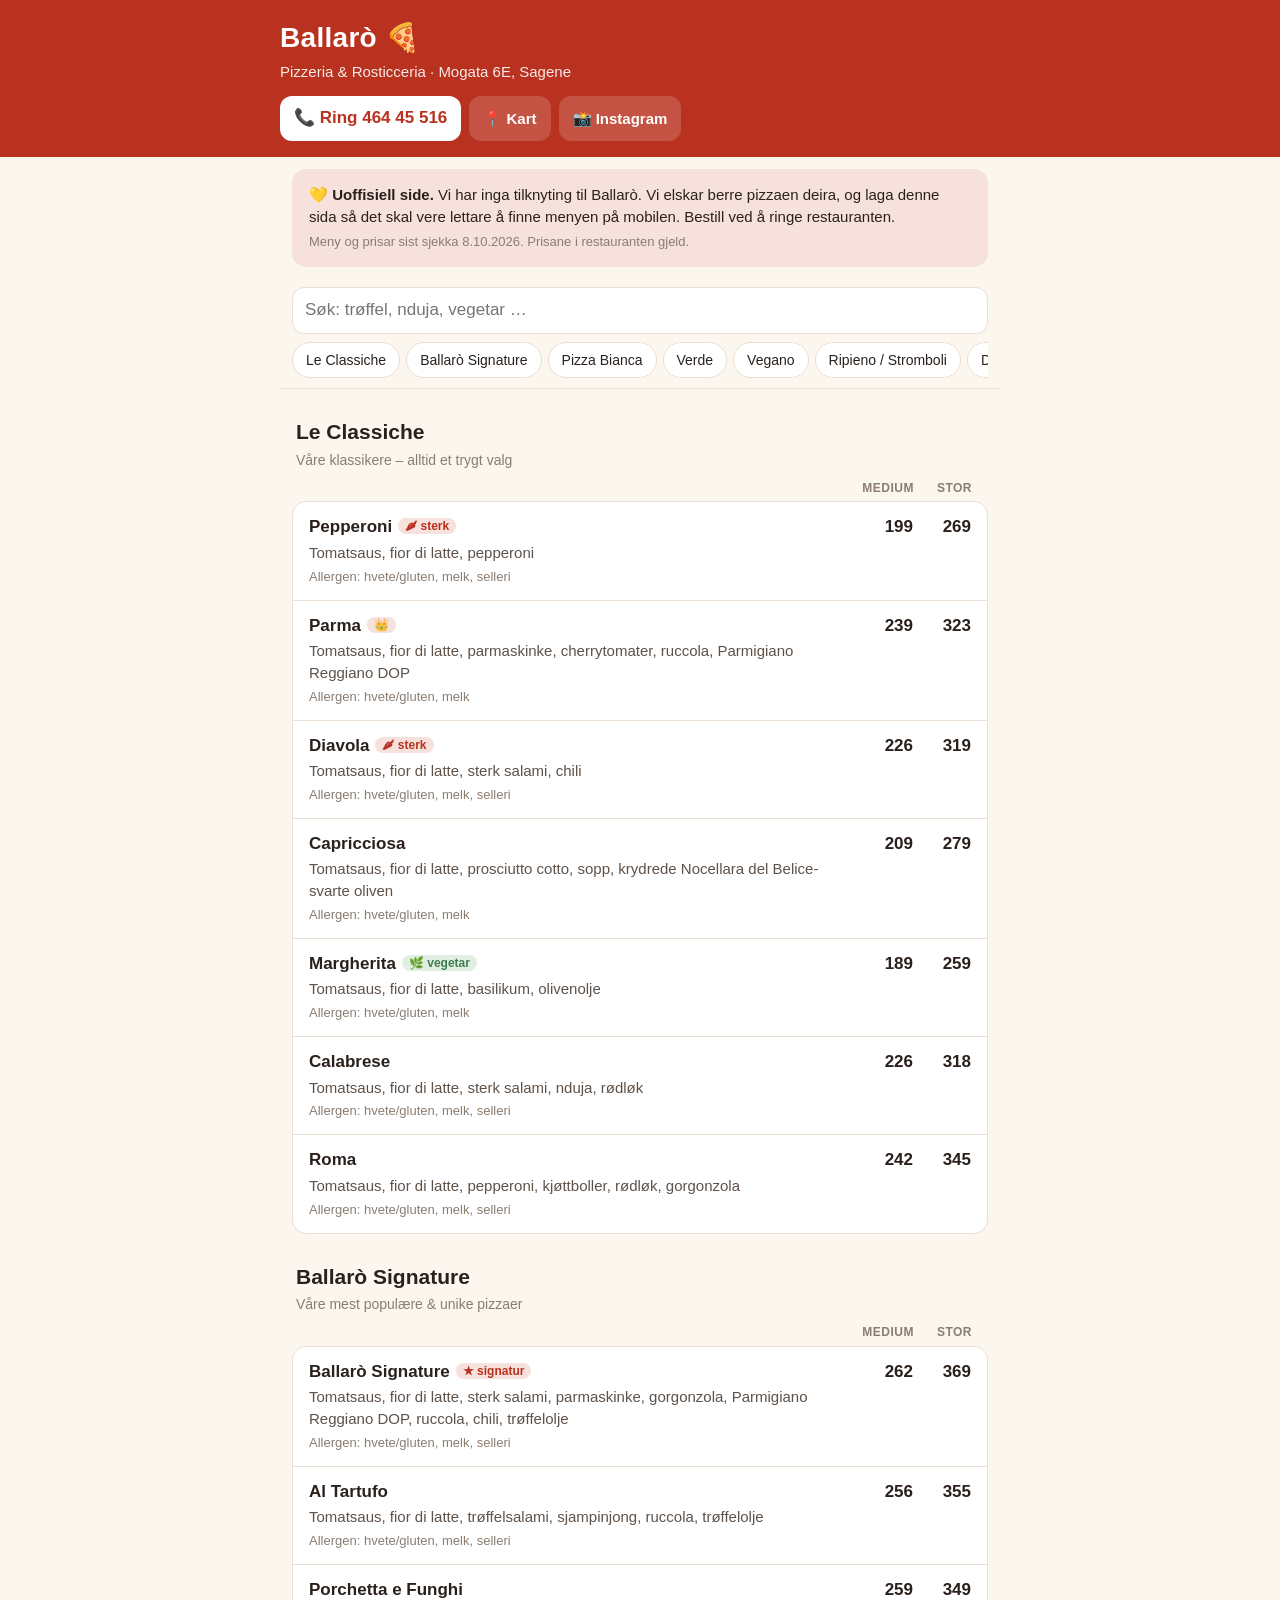
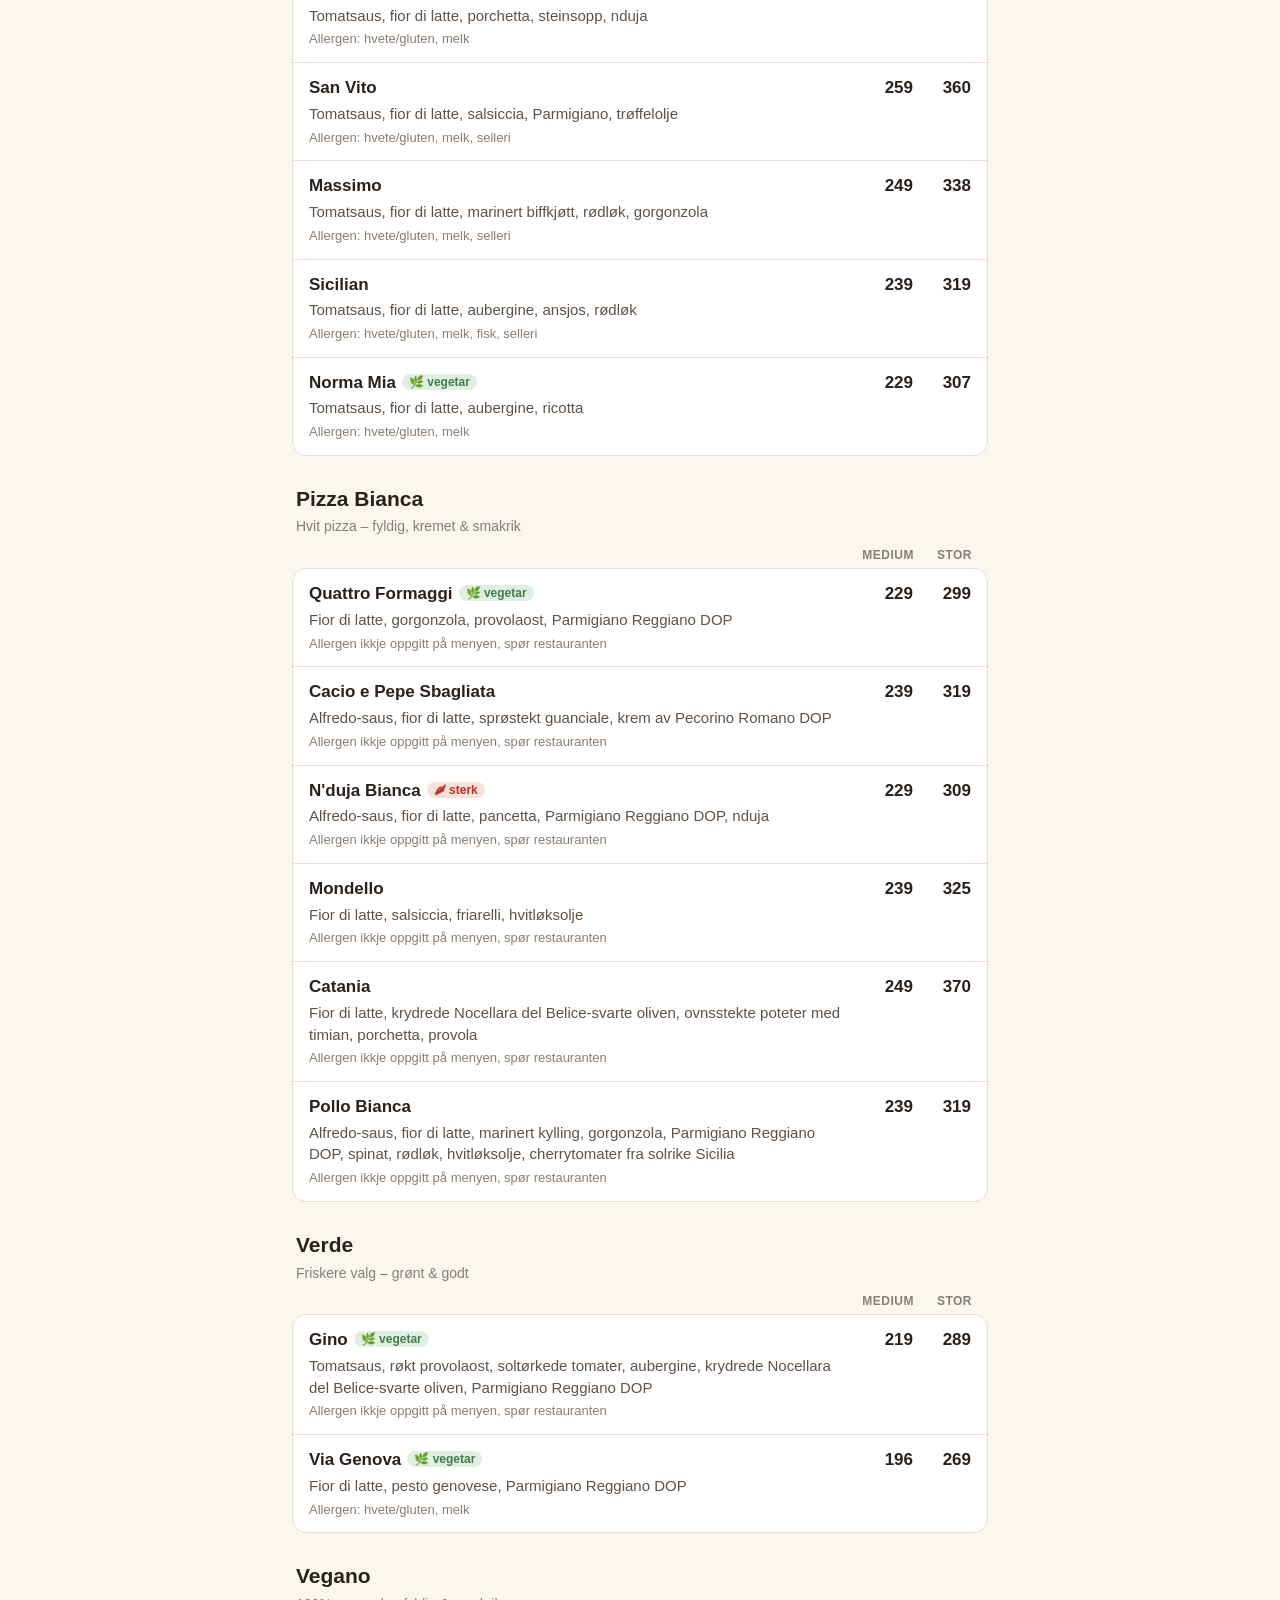
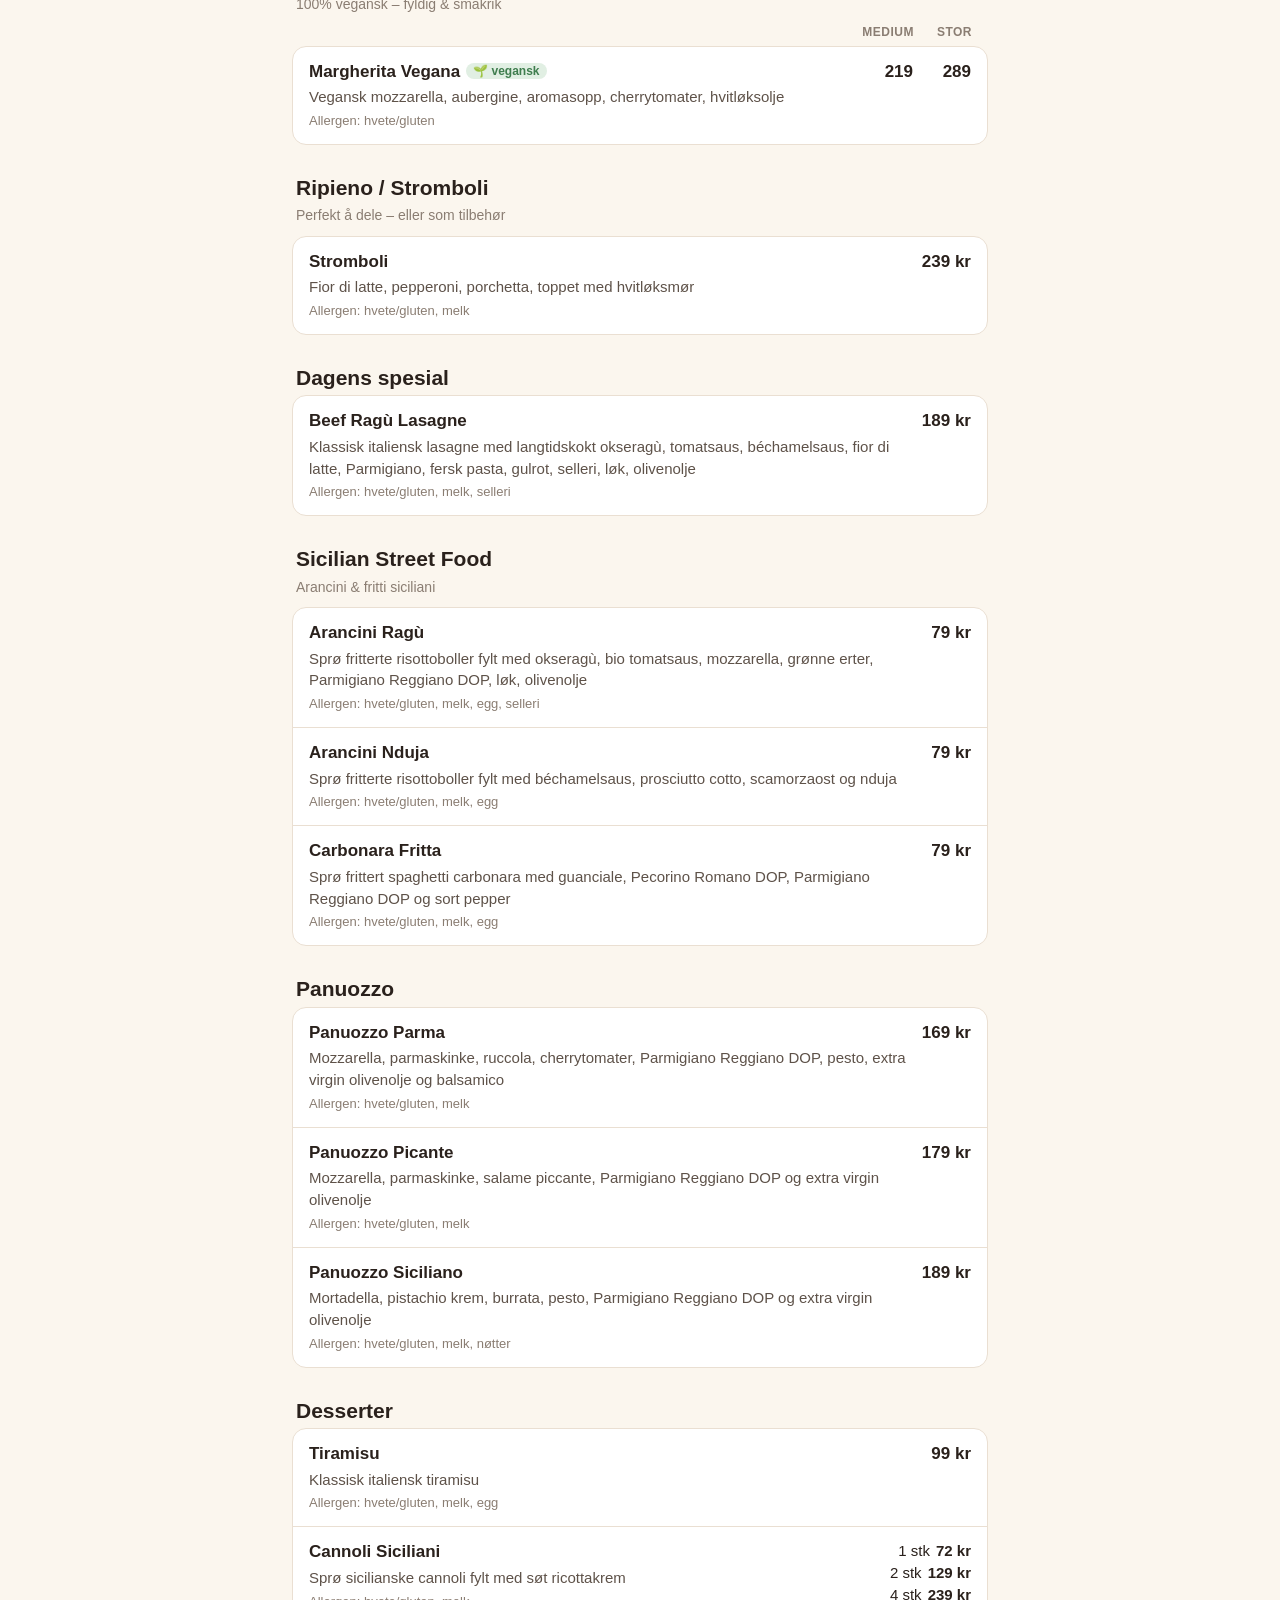
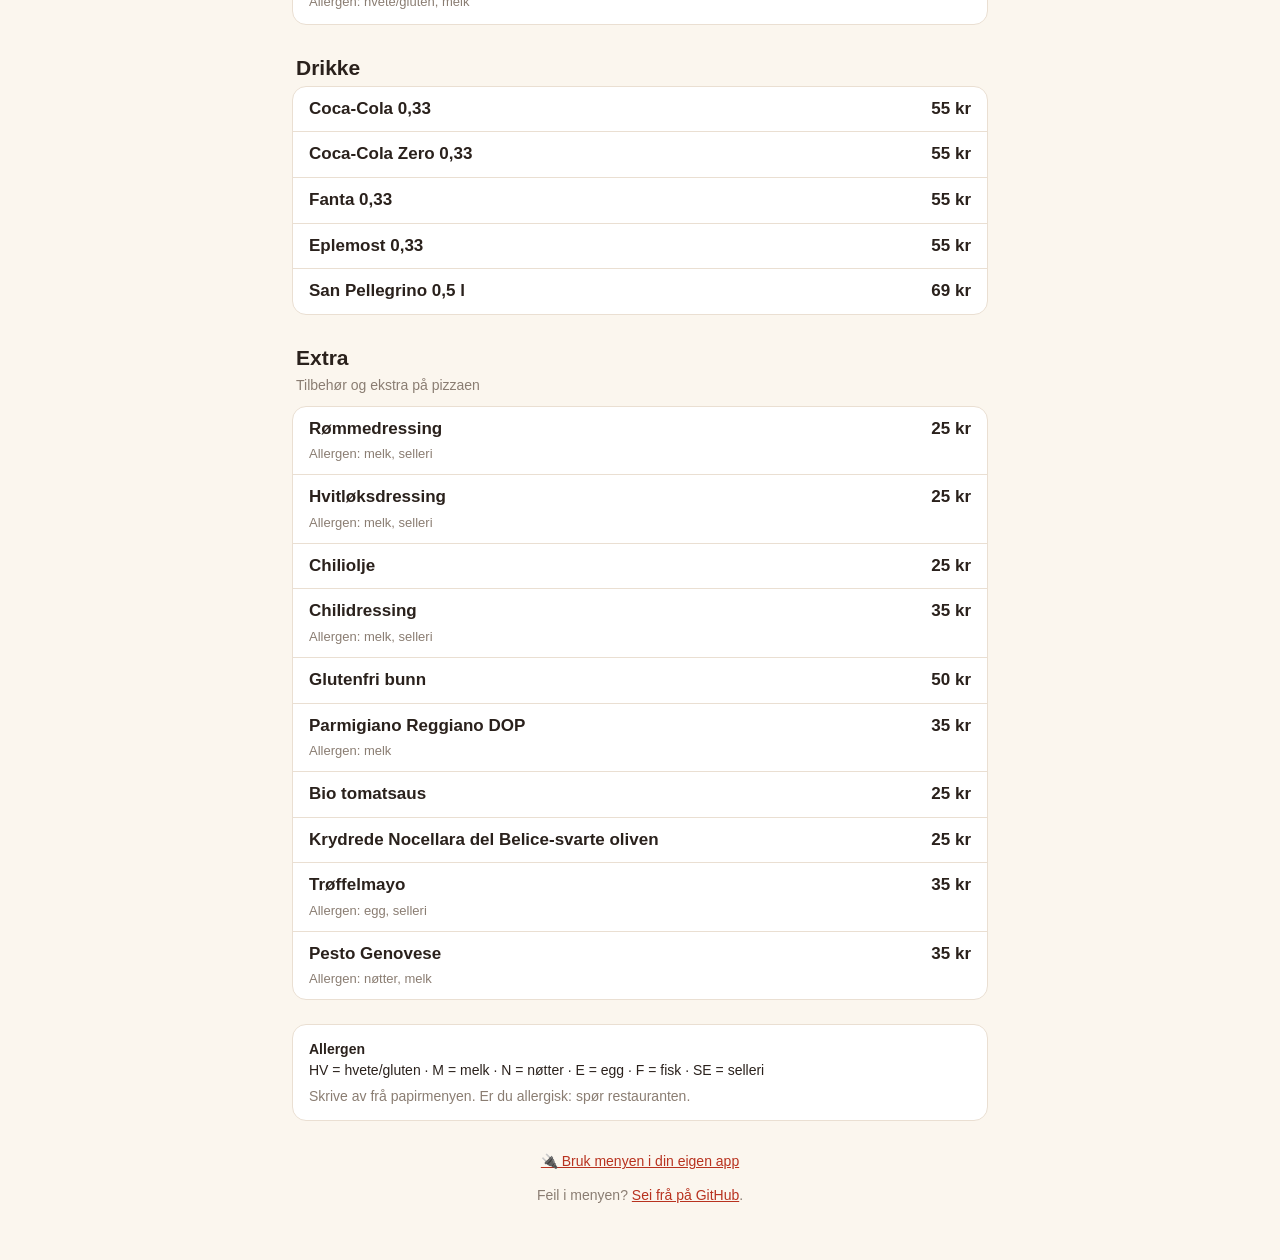
<file: index.html>
<!doctype html>
<html lang="nn">
<head>
<meta charset="utf-8">
<meta name="viewport" content="width=device-width, initial-scale=1, viewport-fit=cover">
<meta name="theme-color" content="#b8321f">
<title>Ballarò meny – pizza på Sagene (uoffisiell)</title>
<meta name="description" content="Uoffisiell, mobilvenleg meny for Ballarò Pizzeria & Rosticceria i Mogata 6E på Sagene, Oslo. Prisar, allergen og telefonnummer for bestilling.">
<link rel="icon" href="data:image/svg+xml,<svg xmlns='http://www.w3.org/2000/svg' viewBox='0 0 100 100'><text y='.9em' font-size='90'>🍕</text></svg>">
<link rel="stylesheet" href="style.css">
</head>
<body>
<header><div class="wrap">
  <h1>Ballarò 🍕</h1>
  <p>Pizzeria &amp; Rosticceria · Mogata 6E, Sagene</p>
  <div class="actions" id="actions">
    <a class="call" href="tel:+4746445516">📞 Ring 464 45 516</a>
  </div>
</div></header>
<main>
  <div class="card note">
    <b>💛 Uoffisiell side.</b> Vi har inga tilknyting til Ballarò. Vi elskar berre pizzaen deira, og laga denne sida
    så det skal vere lettare å finne menyen på mobilen. Bestill ved å ringe restauranten.
    <div class="muted" id="updated" style="margin-top:6px;font-size:13px"></div>
  </div>
  <div id="catnav">
    <input type="search" id="q" placeholder="Søk: trøffel, nduja, vegetar …" autocomplete="off">
    <div class="chips scroll-x" id="cats" style="margin-top:8px"></div>
  </div>
  <div id="menu"><div class="empty">Lastar meny …</div></div>
  <div class="card" id="legend" style="margin-top:24px;font-size:14px"></div>
  <footer>
    <p><a href="utviklar.html">🔌 Bruk menyen i din eigen app</a></p>
    <p>Feil i menyen? <a href="https://github.com/petrepa/ballaro-meny/issues">Sei frå på GitHub</a>.</p>
  </footer>
</main>
<script>
const $ = s => document.querySelector(s);
const esc = s => String(s ?? "").replace(/[&<>"']/g, c => ({"&":"&amp;","<":"&lt;",">":"&gt;",'"':"&quot;","'":"&#39;"}[c]));
const fmtPhone = p => p.replace(/^\+47/, "").replace(/(\d{3})(\d{2})(\d{3})/, "$1 $2 $3");
let M, filter = "";

function itemHtml(it, cols) {
  const tags = (it.tags || []).map(t => `<span class="tag ${t === "vegetar" || t === "vegansk" ? "veg" : ""}">${
    { sterk: "🌶 sterk", vegetar: "🌿 vegetar", vegansk: "🌱 vegansk", favoritt: "👑", signatur: "★ signatur" }[t] || esc(t)}</span>`).join("");
  let prices;
  if (cols) prices = `<div class="prices">${it.variants.map(v => `<span>${v.price}</span>`).join("")}</div>`;
  else if (it.variants) prices = `<div class="prices multi">${it.variants.map(v => `<div>${esc(v.name)}<b>${v.price} kr</b></div>`).join("")}</div>`;
  else prices = `<div class="prices"><span style="width:auto">${it.price} kr</span></div>`;
  const all = it.allergens === null ? "Allergen ikkje oppgitt på menyen, spør restauranten"
    : it.allergens.length ? "Allergen: " + it.allergens.map(a => (M.allergens[a] || a).toLowerCase()).join(", ") : "";
  return `<div class="item"><div class="main"><div class="name">${esc(it.name)}${tags}</div>
    ${it.description ? `<div class="desc">${esc(it.description)}</div>` : ""}${all ? `<div class="all">${all}</div>` : ""}</div>${prices}</div>`;
}

function matches(it) {
  if (!filter) return true;
  const hay = [it.name, it.description, ...(it.tags || [])].join(" ").toLowerCase();
  return filter.split(/\s+/).every(w => hay.includes(w));
}

function render() {
  let h = "", any = false;
  for (const c of M.categories) {
    const items = c.items.filter(matches);
    if (!items.length) continue;
    any = true;
    // two price columns when every item in the category is M/L sized
    const cols = items.every(i => i.variants?.length === 2 && i.variants[0].id === "M");
    const simple = items.every(i => !i.description);
    h += `<section id="${c.id}"><h2>${esc(c.name)}</h2>${c.tagline ? `<p class="tagline">${esc(c.tagline)}</p>` : ""}
      ${cols ? `<div class="cols"><span>MEDIUM</span><span>STOR</span></div>` : ""}
      <div class="card list ${simple ? "simple" : ""}">${items.map(i => itemHtml(i, cols)).join("")}</div></section>`;
  }
  $("#menu").innerHTML = any ? h : `<div class="empty">Ingen treff på «${esc(filter)}»</div>`;
}

fetch("menu.json").then(r => r.json()).then(m => {
  M = m;
  const r = m.restaurant;
  $("#actions").innerHTML = `<a class="call" href="tel:${esc(r.phone)}">📞 Ring ${fmtPhone(r.phone)}</a>
    <a href="${esc(r.maps)}">📍 Kart</a><a href="${esc(r.instagram)}">📸 Instagram</a>`;
  const d = new Date(m.updated);
  $("#updated").textContent = `Meny og prisar sist sjekka ${d.getDate()}.${d.getMonth() + 1}.${d.getFullYear()}. Prisane i restauranten gjeld.`;
  $("#cats").innerHTML = m.categories.map(c => `<a class="chip" href="#${c.id}">${esc(c.name)}</a>`).join("");
  $("#legend").innerHTML = `<b>Allergen</b><br>${Object.entries(m.allergens).map(([k, v]) => `${k} = ${v.toLowerCase()}`).join(" · ")}
    <div class="muted" style="margin-top:6px">Skrive av frå papirmenyen. Er du allergisk: spør restauranten.</div>`;
  render();
}).catch(() => { $("#menu").innerHTML = `<div class="empty">Klarte ikkje laste menyen.</div>`; });

$("#q").addEventListener("input", e => { filter = e.target.value.trim().toLowerCase(); render(); });
</script>
</body>
</html>
</file>
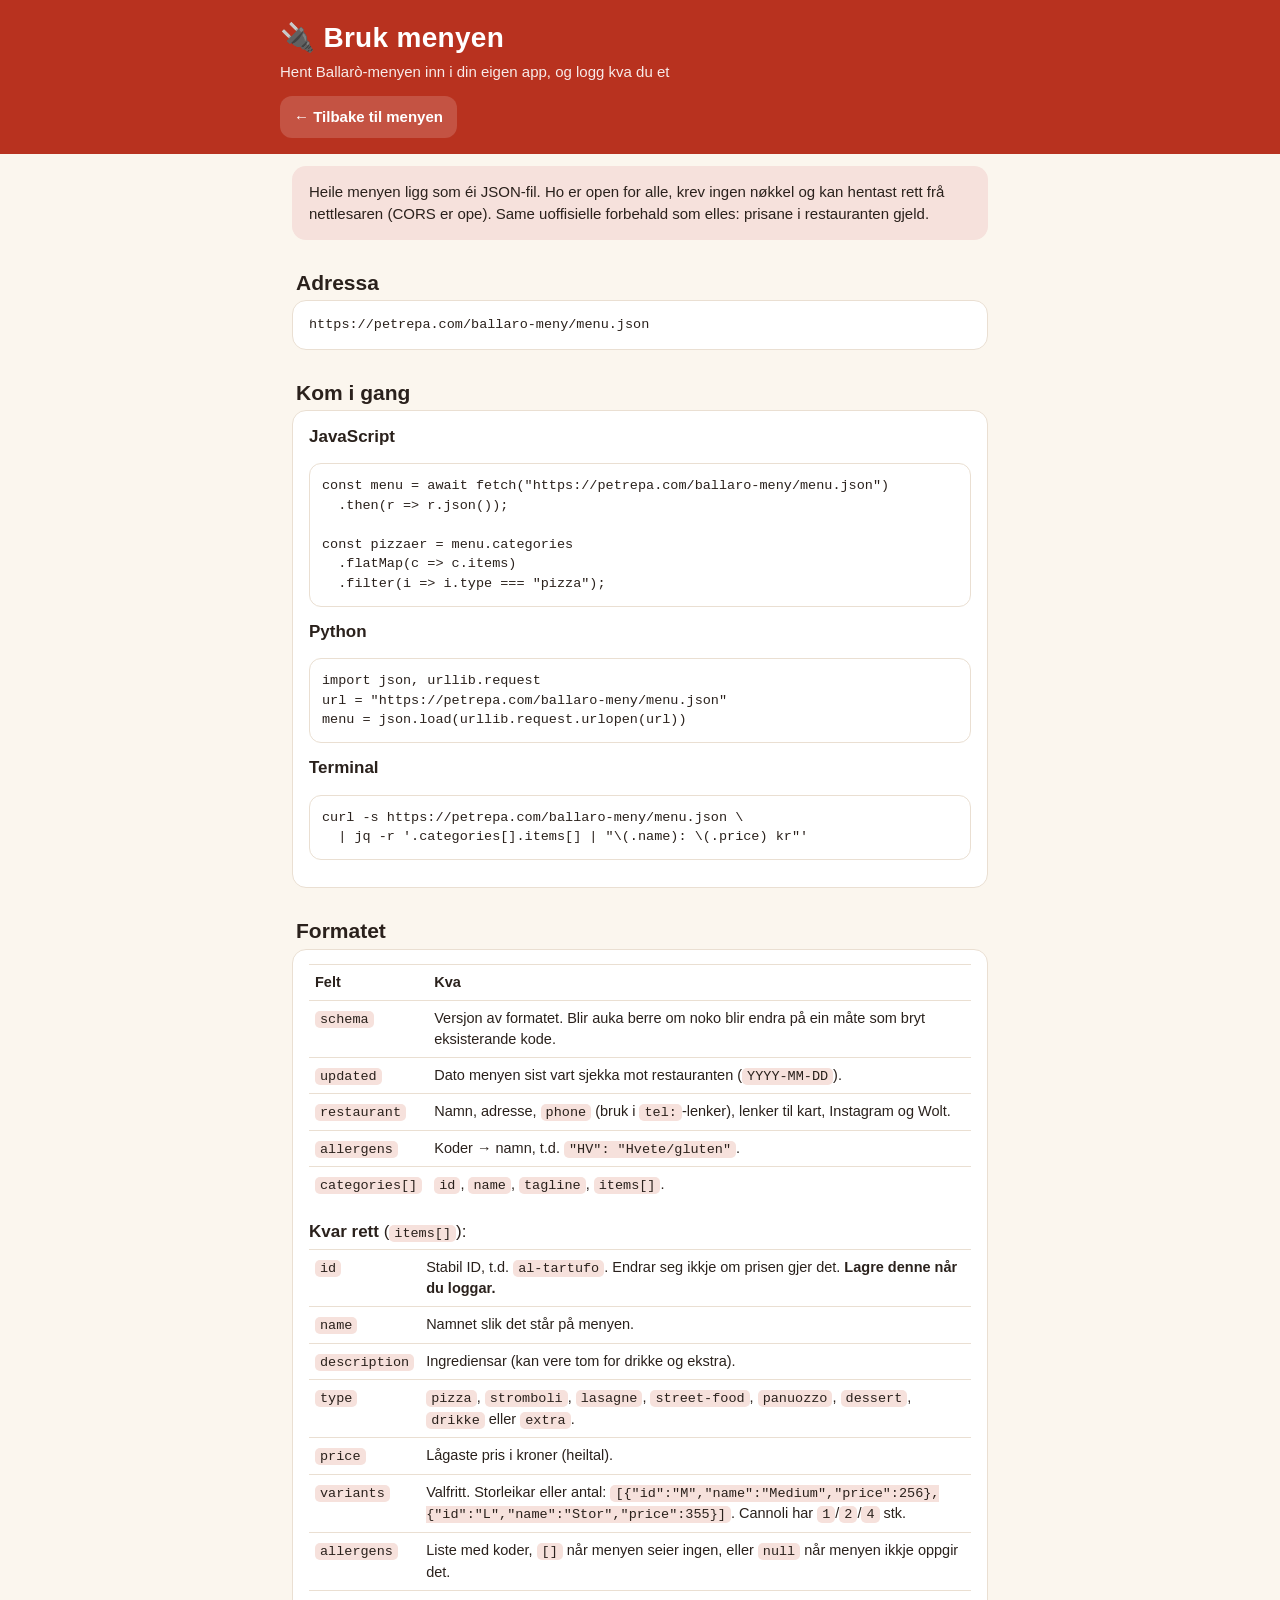
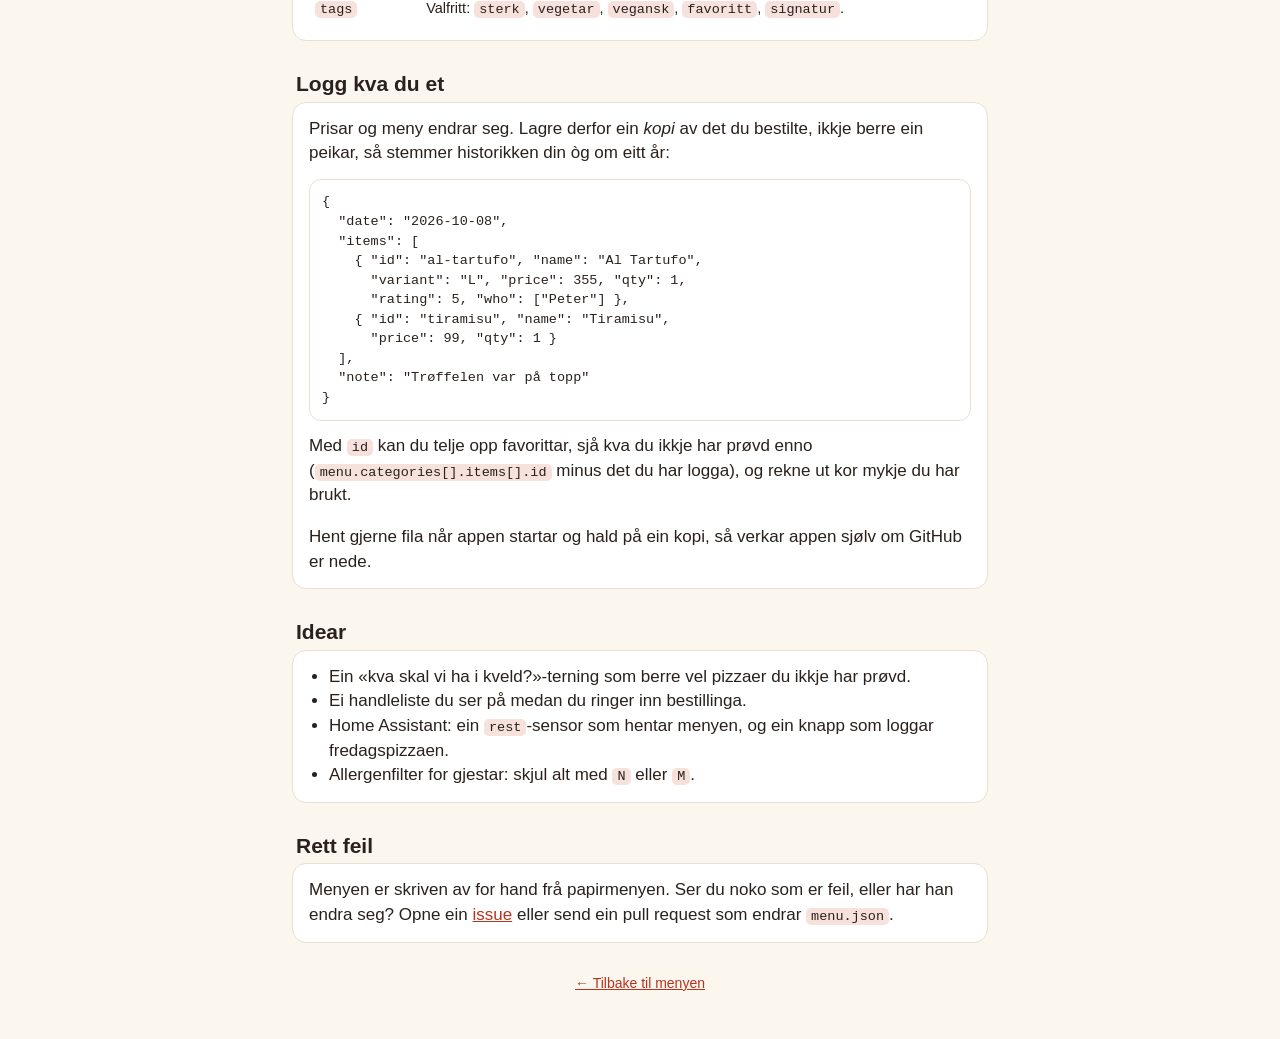
<file: utviklar.html>
<!doctype html>
<html lang="nn">
<head>
<meta charset="utf-8">
<meta name="viewport" content="width=device-width, initial-scale=1, viewport-fit=cover">
<meta name="theme-color" content="#b8321f">
<title>Ballarò-menyen i din eigen app</title>
<link rel="icon" href="data:image/svg+xml,<svg xmlns='http://www.w3.org/2000/svg' viewBox='0 0 100 100'><text y='.9em' font-size='90'>🔌</text></svg>">
<link rel="stylesheet" href="style.css">
</head>
<body>
<header><div class="wrap">
  <h1>🔌 Bruk menyen</h1>
  <p>Hent Ballarò-menyen inn i din eigen app, og logg kva du et</p>
  <div class="actions"><a href="./">← Tilbake til menyen</a></div>
</div></header>
<main>
  <div class="card note">
    Heile menyen ligg som éi JSON-fil. Ho er open for alle, krev ingen nøkkel og kan hentast rett frå
    nettlesaren (CORS er ope). Same uoffisielle forbehald som elles: prisane i restauranten gjeld.
  </div>

  <h2>Adressa</h2>
  <div class="card"><pre style="margin:0;border:0;padding:0">https://petrepa.com/ballaro-meny/menu.json</pre></div>

  <h2>Kom i gang</h2>
  <div class="card">
    <b>JavaScript</b>
<pre>const menu = await fetch("https://petrepa.com/ballaro-meny/menu.json")
  .then(r => r.json());

const pizzaer = menu.categories
  .flatMap(c => c.items)
  .filter(i => i.type === "pizza");</pre>
    <b>Python</b>
<pre>import json, urllib.request
url = "https://petrepa.com/ballaro-meny/menu.json"
menu = json.load(urllib.request.urlopen(url))</pre>
    <b>Terminal</b>
<pre>curl -s https://petrepa.com/ballaro-meny/menu.json \
  | jq -r '.categories[].items[] | "\(.name): \(.price) kr"'</pre>
  </div>

  <h2>Formatet</h2>
  <div class="card">
    <table>
      <tr><th>Felt</th><th>Kva</th></tr>
      <tr><td><code>schema</code></td><td>Versjon av formatet. Blir auka berre om noko blir endra på ein måte som bryt eksisterande kode.</td></tr>
      <tr><td><code>updated</code></td><td>Dato menyen sist vart sjekka mot restauranten (<code>YYYY-MM-DD</code>).</td></tr>
      <tr><td><code>restaurant</code></td><td>Namn, adresse, <code>phone</code> (bruk i <code>tel:</code>-lenker), lenker til kart, Instagram og Wolt.</td></tr>
      <tr><td><code>allergens</code></td><td>Koder → namn, t.d. <code>"HV": "Hvete/gluten"</code>.</td></tr>
      <tr><td><code>categories[]</code></td><td><code>id</code>, <code>name</code>, <code>tagline</code>, <code>items[]</code>.</td></tr>
    </table>
    <p style="margin-bottom:4px"><b>Kvar rett</b> (<code>items[]</code>):</p>
    <table>
      <tr><td><code>id</code></td><td>Stabil ID, t.d. <code>al-tartufo</code>. Endrar seg ikkje om prisen gjer det. <b>Lagre denne når du loggar.</b></td></tr>
      <tr><td><code>name</code></td><td>Namnet slik det står på menyen.</td></tr>
      <tr><td><code>description</code></td><td>Ingrediensar (kan vere tom for drikke og ekstra).</td></tr>
      <tr><td><code>type</code></td><td><code>pizza</code>, <code>stromboli</code>, <code>lasagne</code>, <code>street-food</code>, <code>panuozzo</code>, <code>dessert</code>, <code>drikke</code> eller <code>extra</code>.</td></tr>
      <tr><td><code>price</code></td><td>Lågaste pris i kroner (heiltal).</td></tr>
      <tr><td><code>variants</code></td><td>Valfritt. Storleikar eller antal: <code>[{"id":"M","name":"Medium","price":256}, {"id":"L","name":"Stor","price":355}]</code>. Cannoli har <code>1</code>/<code>2</code>/<code>4</code> stk.</td></tr>
      <tr><td><code>allergens</code></td><td>Liste med koder, <code>[]</code> når menyen seier ingen, eller <code>null</code> når menyen ikkje oppgir det.</td></tr>
      <tr><td><code>tags</code></td><td>Valfritt: <code>sterk</code>, <code>vegetar</code>, <code>vegansk</code>, <code>favoritt</code>, <code>signatur</code>.</td></tr>
    </table>
  </div>

  <h2>Logg kva du et</h2>
  <div class="card">
    Prisar og meny endrar seg. Lagre derfor ein <i>kopi</i> av det du bestilte, ikkje berre ein peikar,
    så stemmer historikken din òg om eitt år:
<pre>{
  "date": "2026-10-08",
  "items": [
    { "id": "al-tartufo", "name": "Al Tartufo",
      "variant": "L", "price": 355, "qty": 1,
      "rating": 5, "who": ["Peter"] },
    { "id": "tiramisu", "name": "Tiramisu",
      "price": 99, "qty": 1 }
  ],
  "note": "Trøffelen var på topp"
}</pre>
    Med <code>id</code> kan du telje opp favorittar, sjå kva du ikkje har prøvd enno
    (<code>menu.categories[].items[].id</code> minus det du har logga), og rekne ut kor mykje du har brukt.
    <p style="margin-bottom:0">Hent gjerne fila når appen startar og hald på ein kopi, så verkar appen sjølv om GitHub er nede.</p>
  </div>

  <h2>Idear</h2>
  <div class="card">
    <ul style="margin:0;padding-left:20px">
      <li>Ein «kva skal vi ha i kveld?»-terning som berre vel pizzaer du ikkje har prøvd.</li>
      <li>Ei handleliste du ser på medan du ringer inn bestillinga.</li>
      <li>Home Assistant: ein <code>rest</code>-sensor som hentar menyen, og ein knapp som loggar fredagspizzaen.</li>
      <li>Allergenfilter for gjestar: skjul alt med <code>N</code> eller <code>M</code>.</li>
    </ul>
  </div>

  <h2>Rett feil</h2>
  <div class="card">
    Menyen er skriven av for hand frå papirmenyen. Ser du noko som er feil, eller har han endra seg?
    Opne ein <a href="https://github.com/petrepa/ballaro-meny/issues">issue</a> eller send ein pull request
    som endrar <code>menu.json</code>.
  </div>
  <footer><p><a href="./">← Tilbake til menyen</a></p></footer>
</main>
</body>
</html>
</file>
<file: style.css>
:root {
  --bg: #fbf6ee; --card: #fff; --ink: #2a211c; --soft: #5e5249; --muted: #8a7d72; --line: #eadfd2;
  --red: #b8321f; --red-soft: #f6e1dc; --green: #3f7d4e; --green-soft: #e1efe3; --gold: #e0a422;
  --safe-b: env(safe-area-inset-bottom, 0px);
}
@media (prefers-color-scheme: dark) {
  :root { --bg: #1b1714; --card: #26201c; --ink: #f2e9df; --soft: #cbbcae; --muted: #a49487; --line: #3a312a;
    --red: #e0583f; --red-soft: #3d2420; --green: #7cbf8a; --green-soft: #22332a; }
}
* { box-sizing: border-box; -webkit-tap-highlight-color: transparent; }
html { scroll-padding-top: 64px; }
html, body { margin: 0; background: var(--bg); color: var(--ink);
  font: 17px/1.45 -apple-system, BlinkMacSystemFont, "Segoe UI", Roboto, sans-serif; }
a { color: var(--red); }
header { background: var(--red); color: #fff; padding: calc(env(safe-area-inset-top, 0px) + 18px) 16px 16px; }
header .wrap { max-width: 720px; margin: 0 auto; }
header h1 { margin: 0; font-size: 28px; letter-spacing: .3px; }
header p { margin: 2px 0 14px; opacity: .9; font-size: 15px; }
.actions { display: flex; gap: 8px; flex-wrap: wrap; }
.actions a { display: inline-flex; align-items: center; gap: 6px; padding: 10px 14px; border-radius: 12px;
  background: rgba(255,255,255,.16); color: #fff; text-decoration: none; font-weight: 600; font-size: 15px; }
.actions a.call { background: #fff; color: var(--red); font-size: 17px; }
main { max-width: 720px; margin: 0 auto; padding: 12px 12px calc(40px + var(--safe-b)); }
.card { background: var(--card); border: 1px solid var(--line); border-radius: 14px; padding: 14px 16px; margin-bottom: 10px; }
.note { background: var(--red-soft); border-color: transparent; font-size: 15px; }
.muted { color: var(--muted); }
.chips { display: flex; gap: 6px; flex-wrap: wrap; }
.chip { font: inherit; color: inherit; border: 1px solid var(--line); background: var(--card); border-radius: 999px;
  padding: 7px 13px; font-size: 14px; min-height: 36px; cursor: pointer; text-decoration: none; white-space: nowrap; }
.chip.on { background: var(--red); border-color: var(--red); color: #fff; }
.scroll-x { overflow-x: auto; flex-wrap: nowrap; scrollbar-width: none; }
.scroll-x::-webkit-scrollbar { display: none; }
#catnav { position: sticky; top: 0; z-index: 5; background: var(--bg); padding: 10px 12px; margin: 0 -12px;
  border-bottom: 1px solid var(--line); }
input[type=search] { font: inherit; color: inherit; background: var(--card); border: 1px solid var(--line);
  border-radius: 12px; padding: 10px 12px; width: 100%; }
h2 { font-size: 21px; margin: 28px 4px 2px; }
.tagline { margin: 0 4px 10px; color: var(--muted); font-size: 14px; }
.cols { display: flex; justify-content: flex-end; gap: 0; font-size: 12px; font-weight: 700; color: var(--muted);
  padding: 0 16px 4px; letter-spacing: .5px; }
.cols span, .prices span { width: 58px; text-align: right; }
.item { display: flex; gap: 10px; padding: 13px 16px; border-top: 1px solid var(--line); }
.item:first-child { border-top: 0; }
.list { padding: 0; overflow: hidden; }
.item .main { flex: 1; min-width: 0; }
.item .name { font-weight: 700; font-size: 17px; }
.item .desc { color: var(--soft); font-size: 15px; margin-top: 2px; }
.item .all { color: var(--muted); font-size: 13px; margin-top: 4px; }
.prices { display: flex; font-weight: 700; font-variant-numeric: tabular-nums; white-space: nowrap; }
.prices.multi { flex-direction: column; align-items: flex-end; font-weight: 400; font-size: 15px; }
.prices.multi b { margin-left: 6px; }
.tag { font-size: 12px; padding: 1px 7px; border-radius: 999px; background: var(--red-soft); color: var(--red);
  margin-left: 6px; vertical-align: 2px; font-weight: 600; }
.tag.veg { background: var(--green-soft); color: var(--green); }
.simple .item { padding: 10px 16px; }
footer { text-align: center; font-size: 14px; color: var(--muted); margin-top: 30px; }
code, pre { font-family: ui-monospace, SFMono-Regular, Menlo, monospace; font-size: 13.5px; }
pre { background: var(--card); border: 1px solid var(--line); border-radius: 12px; padding: 12px; overflow-x: auto; }
:not(pre) > code { background: var(--red-soft); padding: 1px 5px; border-radius: 5px; }
table { border-collapse: collapse; width: 100%; font-size: 14.5px; }
td, th { text-align: left; padding: 7px 6px; border-top: 1px solid var(--line); vertical-align: top; }
.empty { text-align: center; padding: 30px; color: var(--muted); }
</file>
